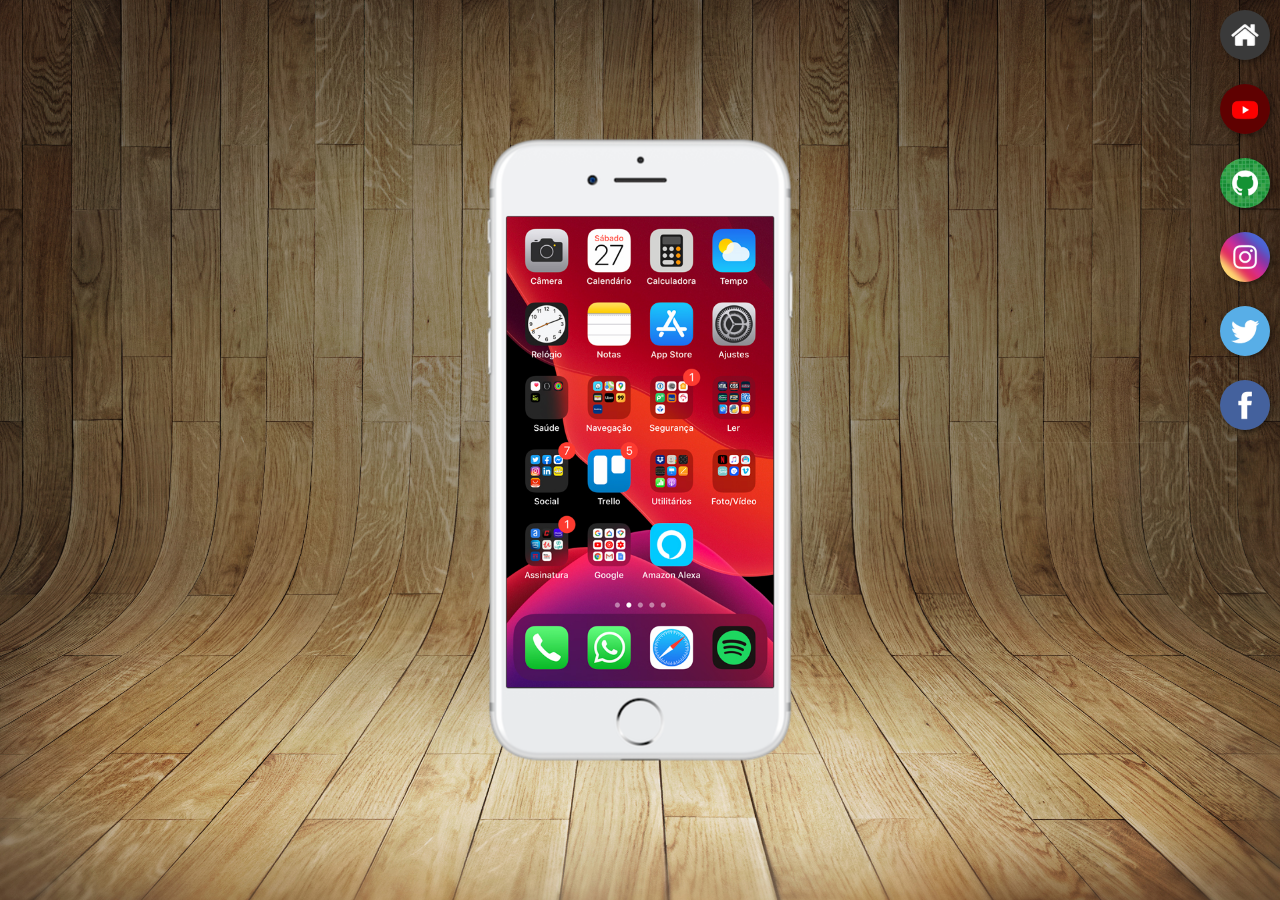
<file: index.html>
<!DOCTYPE html>
<html lang="pt-br">
<head>
    <meta charset="UTF-8">
    <meta http-equiv="X-UA-Compatible" content="IE=edge">
    <meta name="viewport" content="width=device-width, initial-scale=1.0">
    <link rel="shortcut icon" href="favicon.ico" type="image/x-icon">
    <link rel="stylesheet" href="estilos/style.css">
    <title>Projeto Redes Sociais</title>
</head>
<body>
    <main>
        <section id="telefone">
        <iframe src="home.html" name="tela" id="tela" frameborder="0">
            Seu navegador não é compativel com isso.
        </iframe>
        </section>
        <section id="redes-sociais">
            <a href="home.html" target="tela"><img src="imagens/logo-home.jpg" alt=""></a><br>
            <a href="youtube.html" target="tela"><img src="imagens/logo-youtube.jpg" alt=""></a><br>
            <a href="github.html" target="tela"><img src="imagens/logo-github.jpg" alt=""></a><br>
            <a href="instagram.html" target="tela"><img src="imagens/logo-instagram.jpg" alt=""></a><br>
            <a href="twitter.html" target="tela"><img src="imagens/logo-twitter.jpg" alt=""></a><br>
            <a href="facebook.html" target="tela"><img src="imagens/logo-facebook.jpg" alt=""></a>
        </section>
    </main>
</body>
</html>
</file>
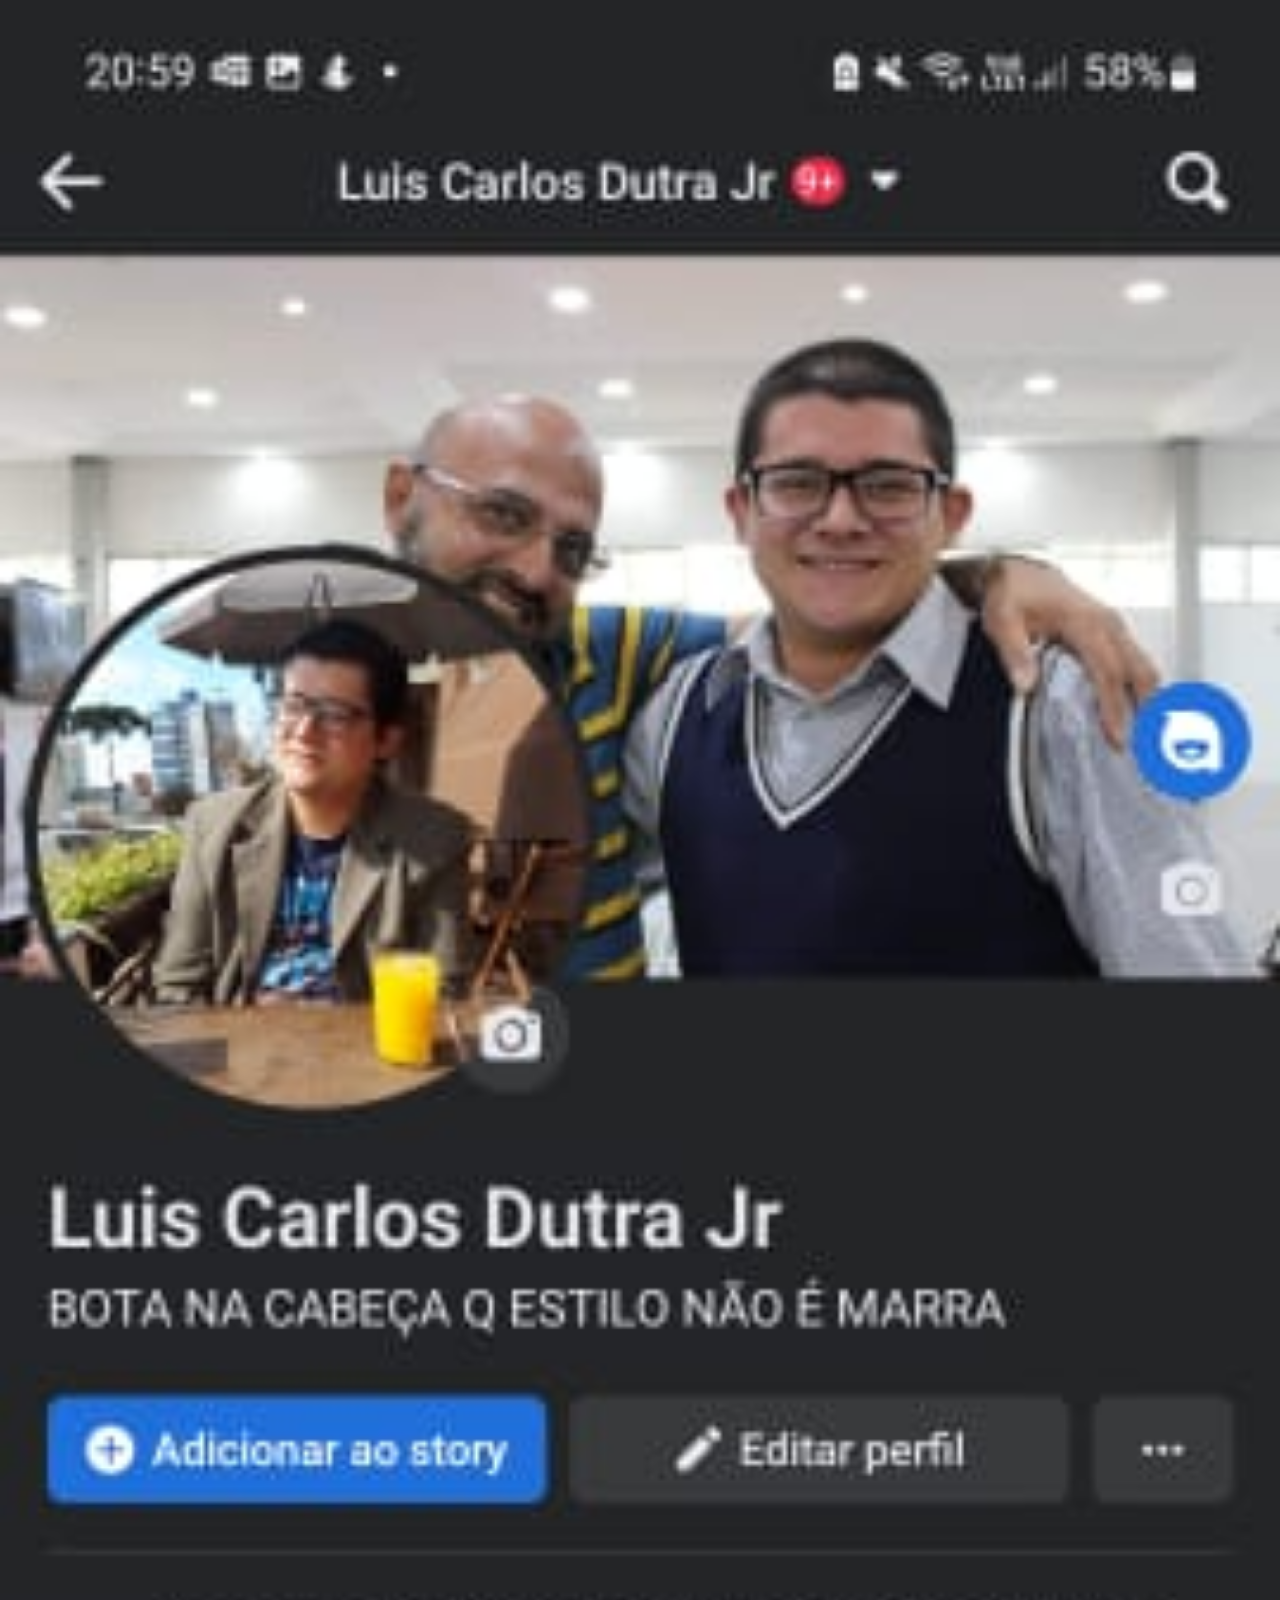
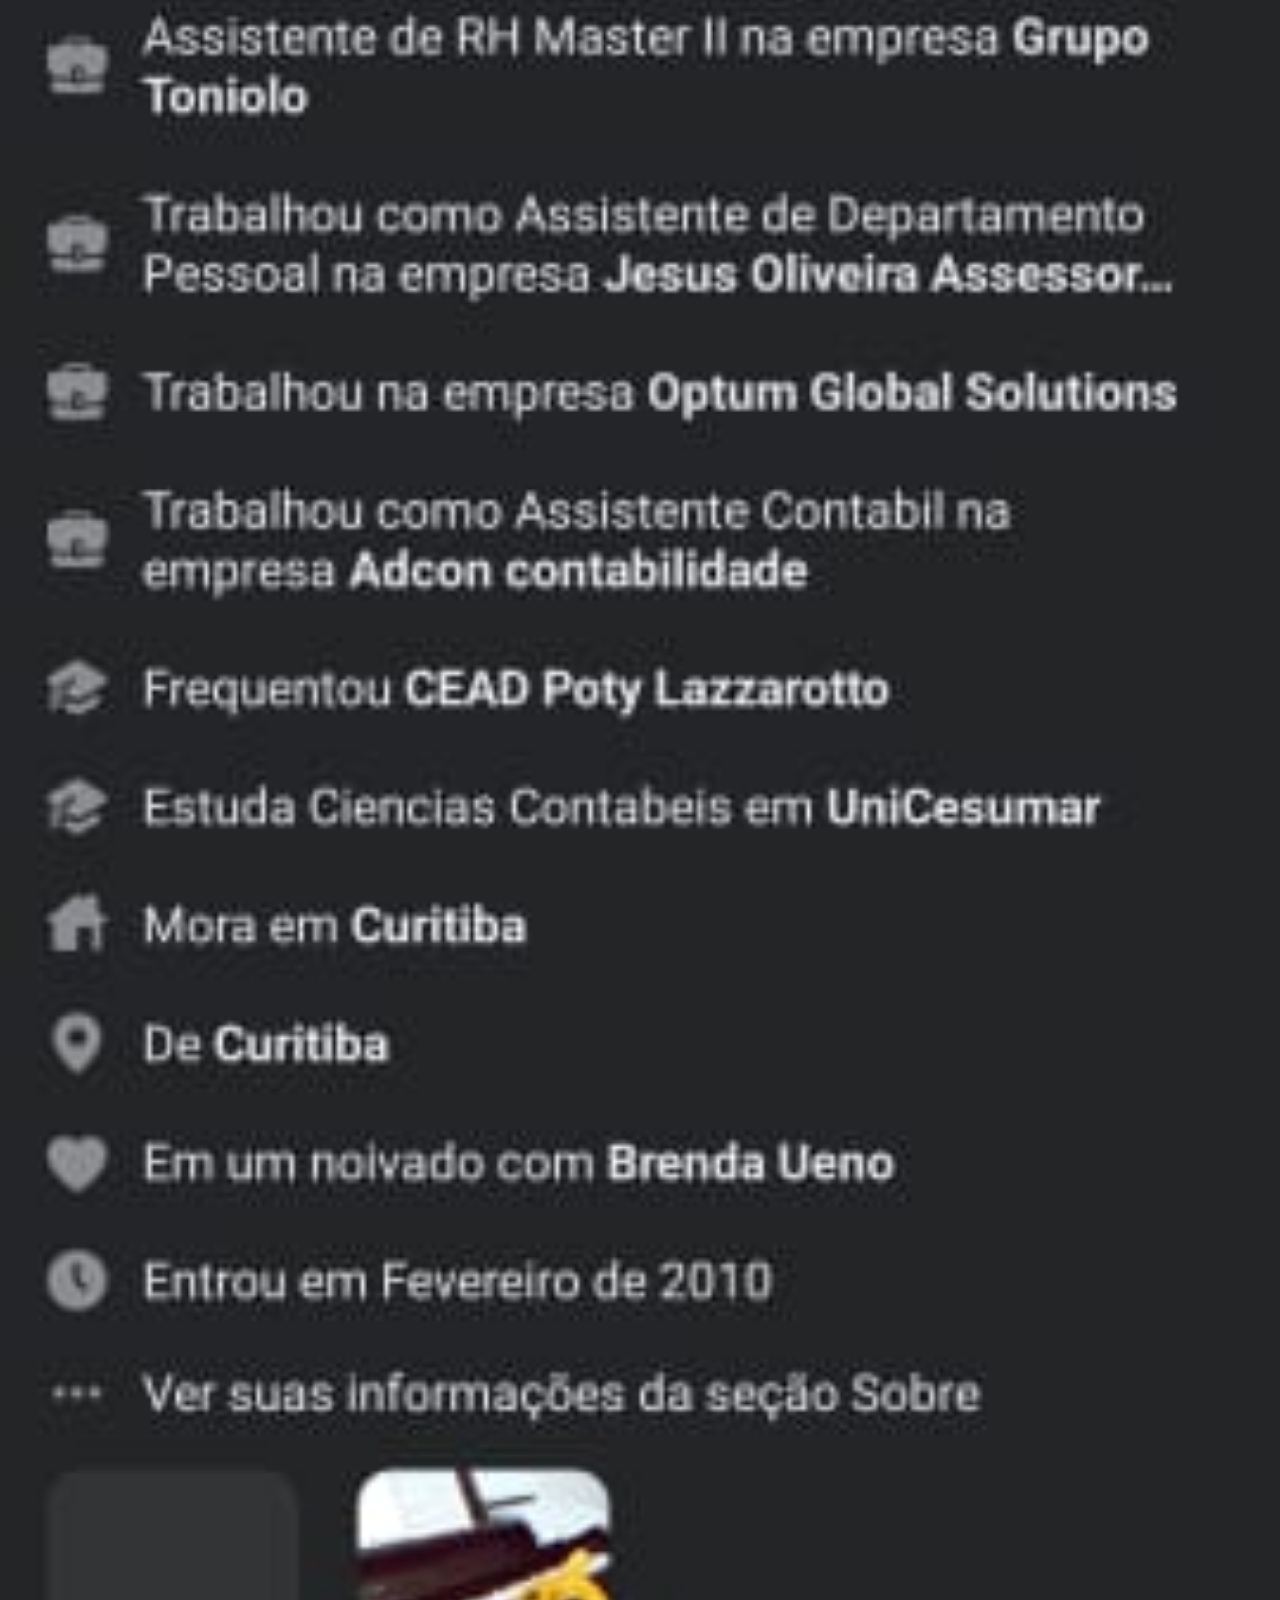
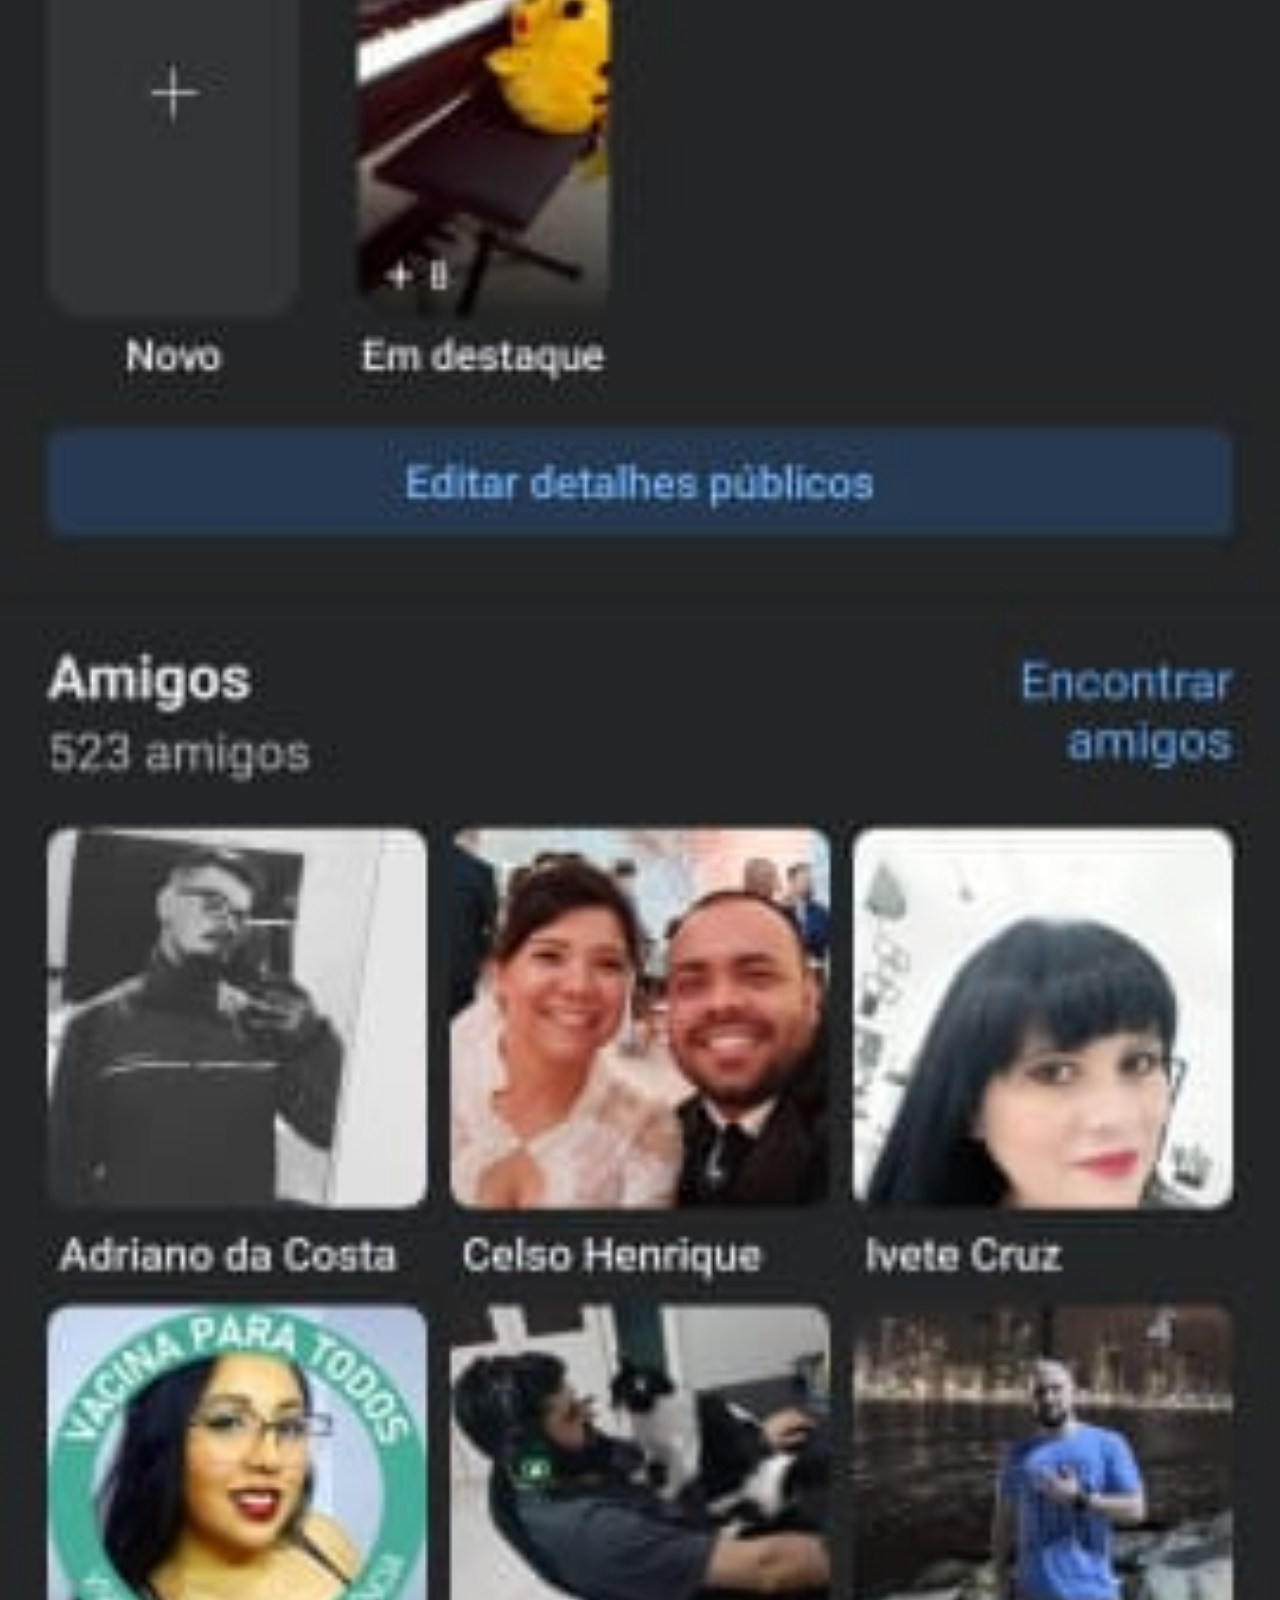
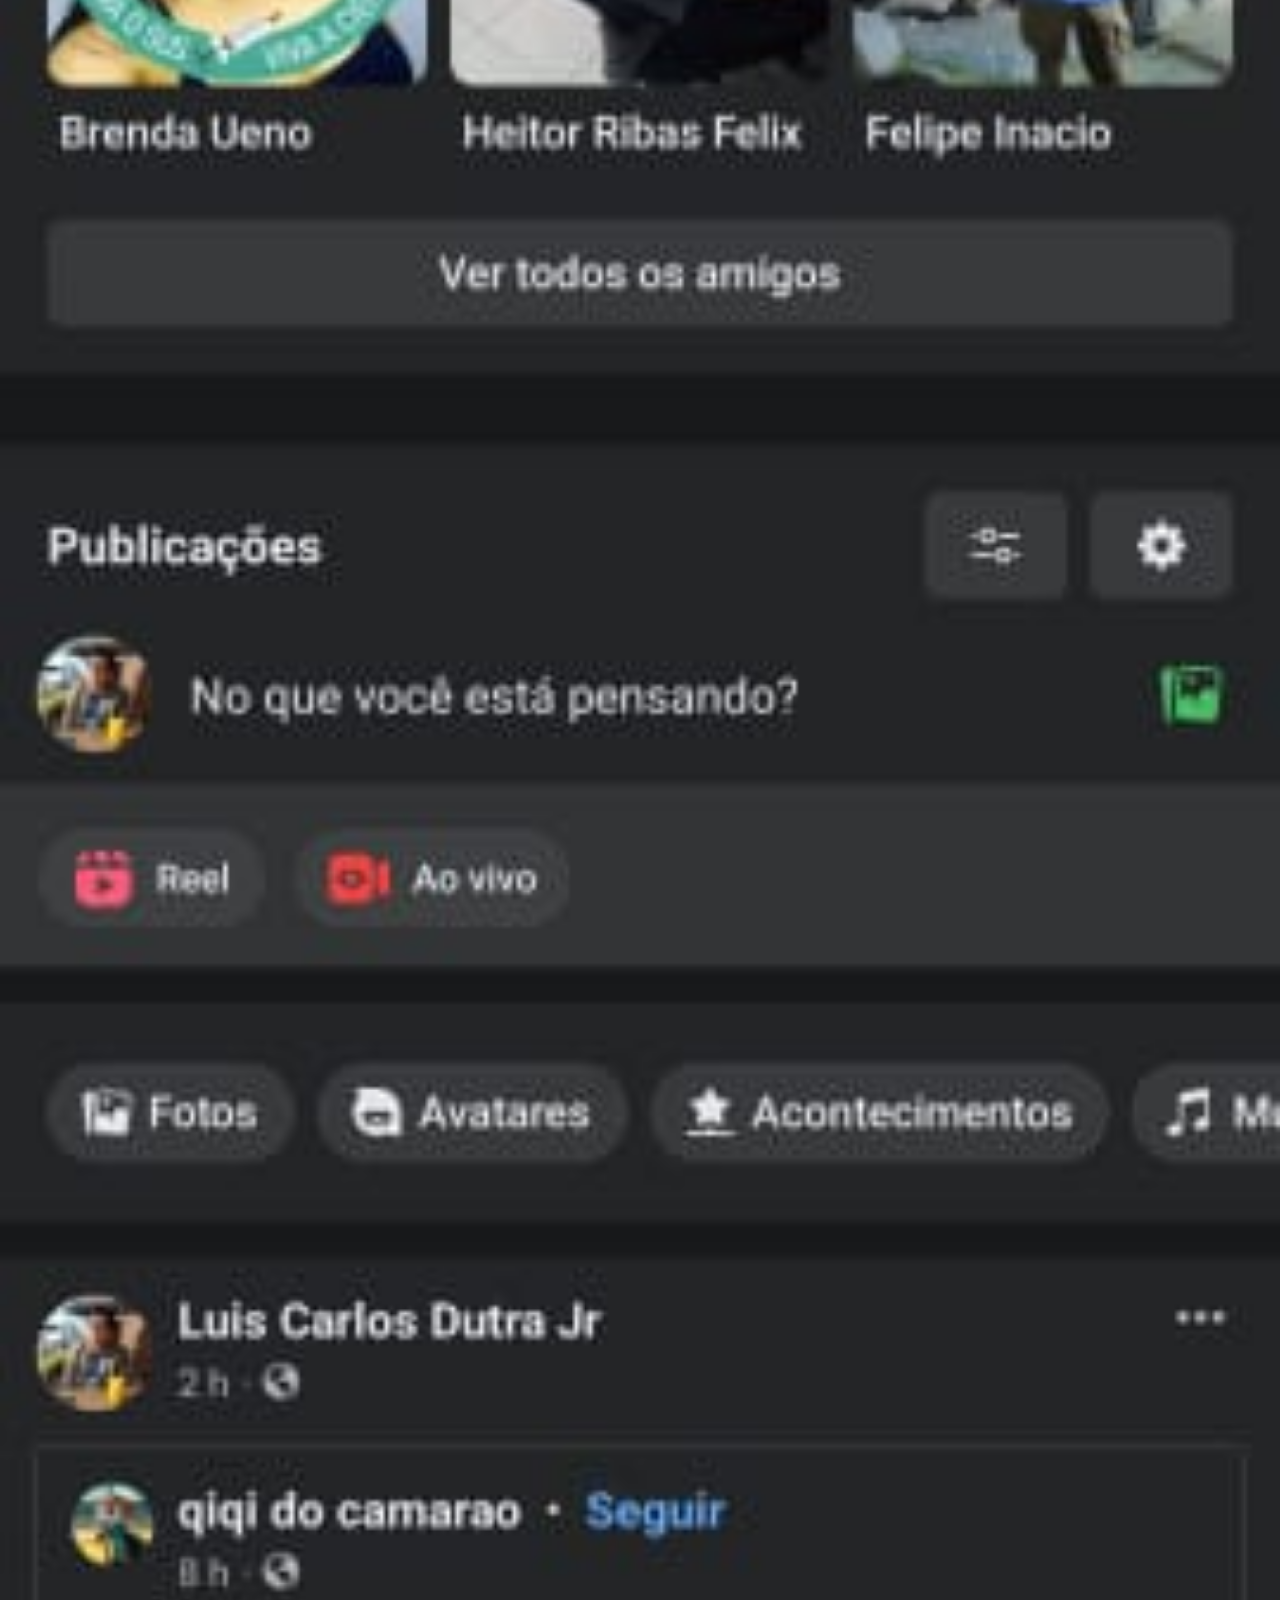
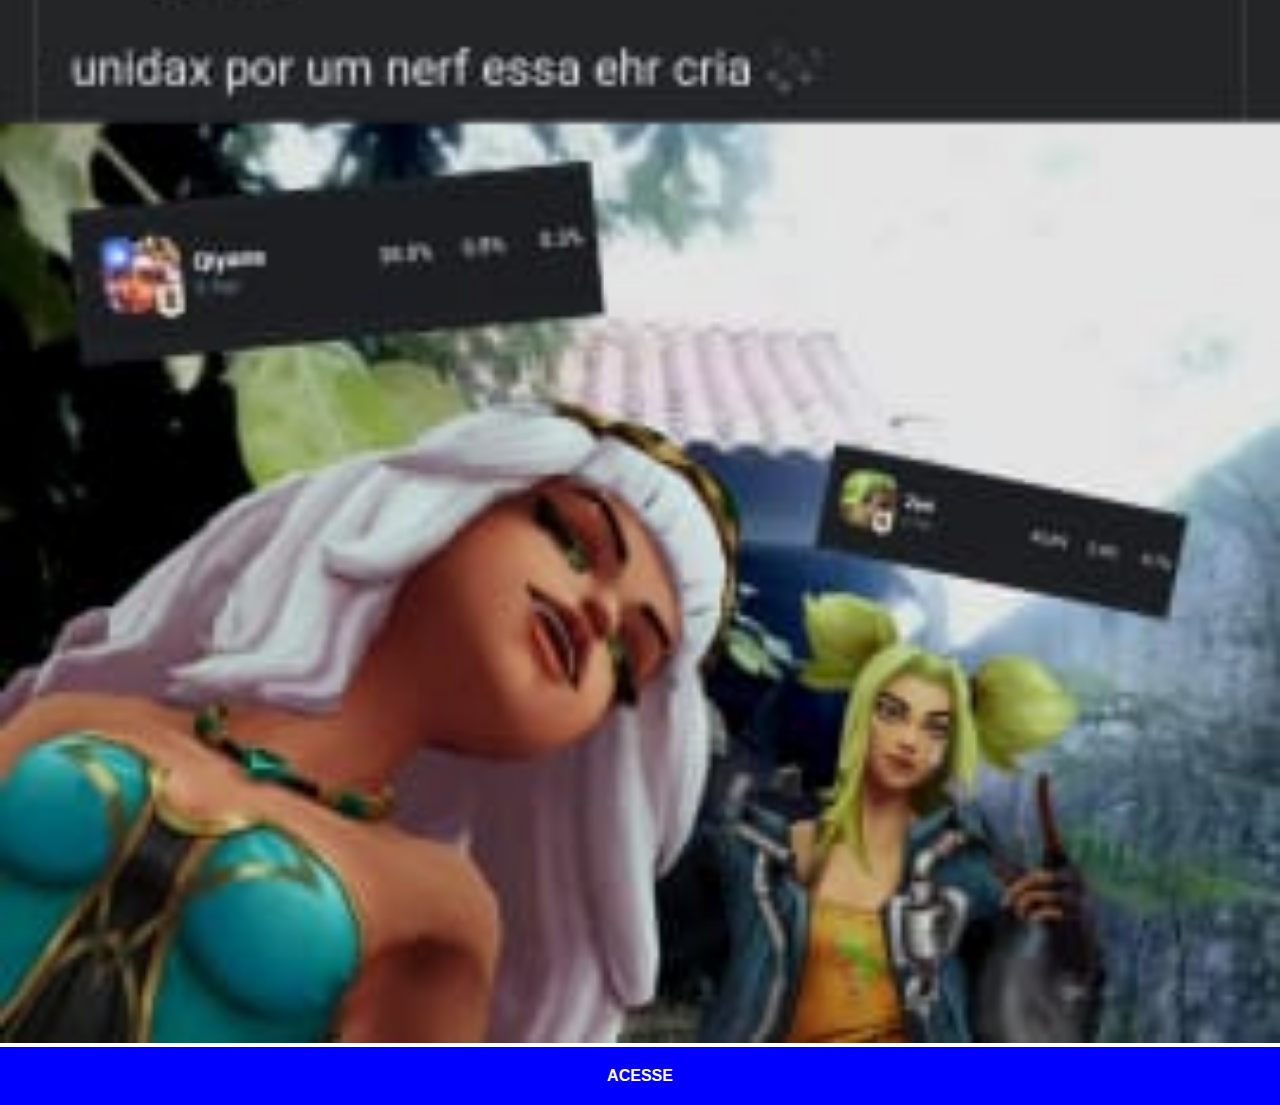
<file: facebook.html>
<!DOCTYPE html>
<html lang="pt-br">
<head>
    <meta charset="UTF-8">
    <meta http-equiv="X-UA-Compatible" content="IE=edge">
    <meta name="viewport" content="width=device-width, initial-scale=1.0">
    <title>Facebook</title>
    <link rel="stylesheet" href="estilos/social.css">
</head>
<body>
    <img src="imagens/Nova pasta/tela-facebook.jpg" alt="Facebook">
    <a href="https://www.facebook.com/luiscarlos.dutrajr" target="_blank">ACESSE</a>
</body>
</html>
</file>
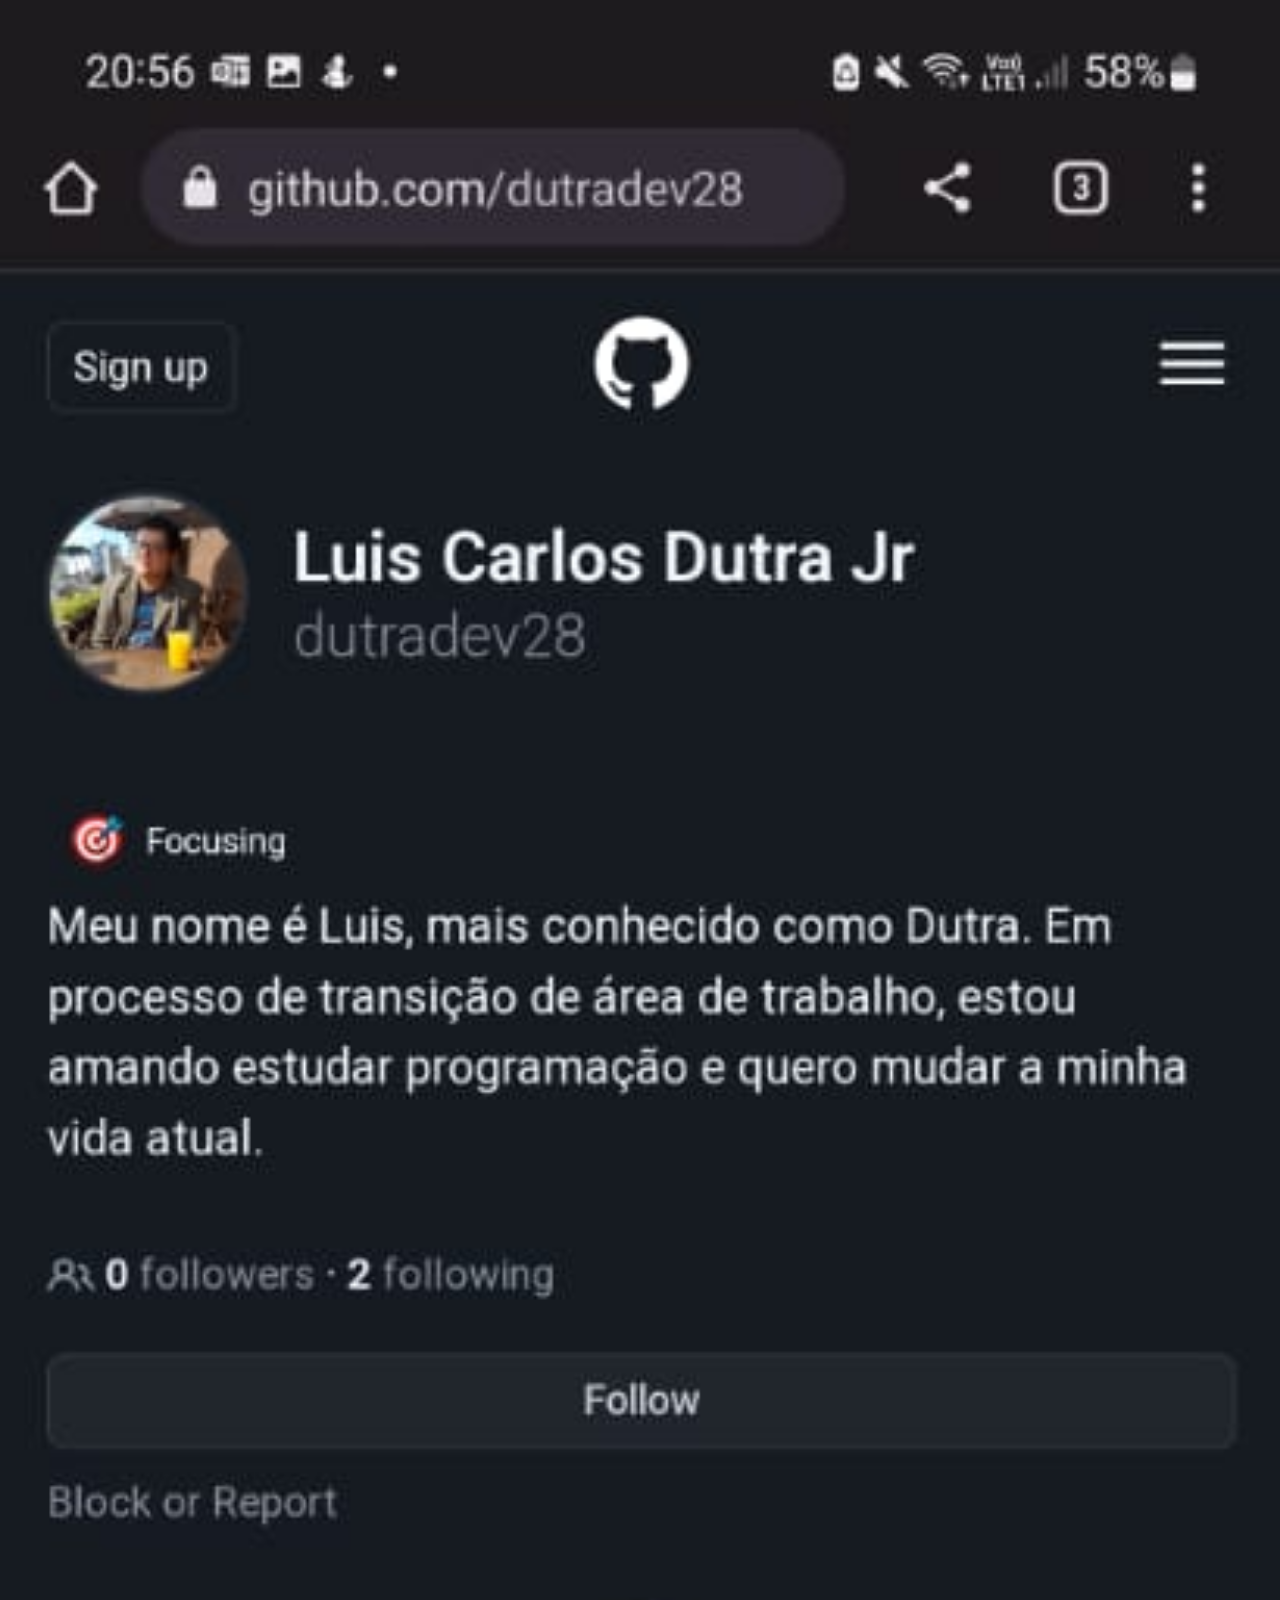
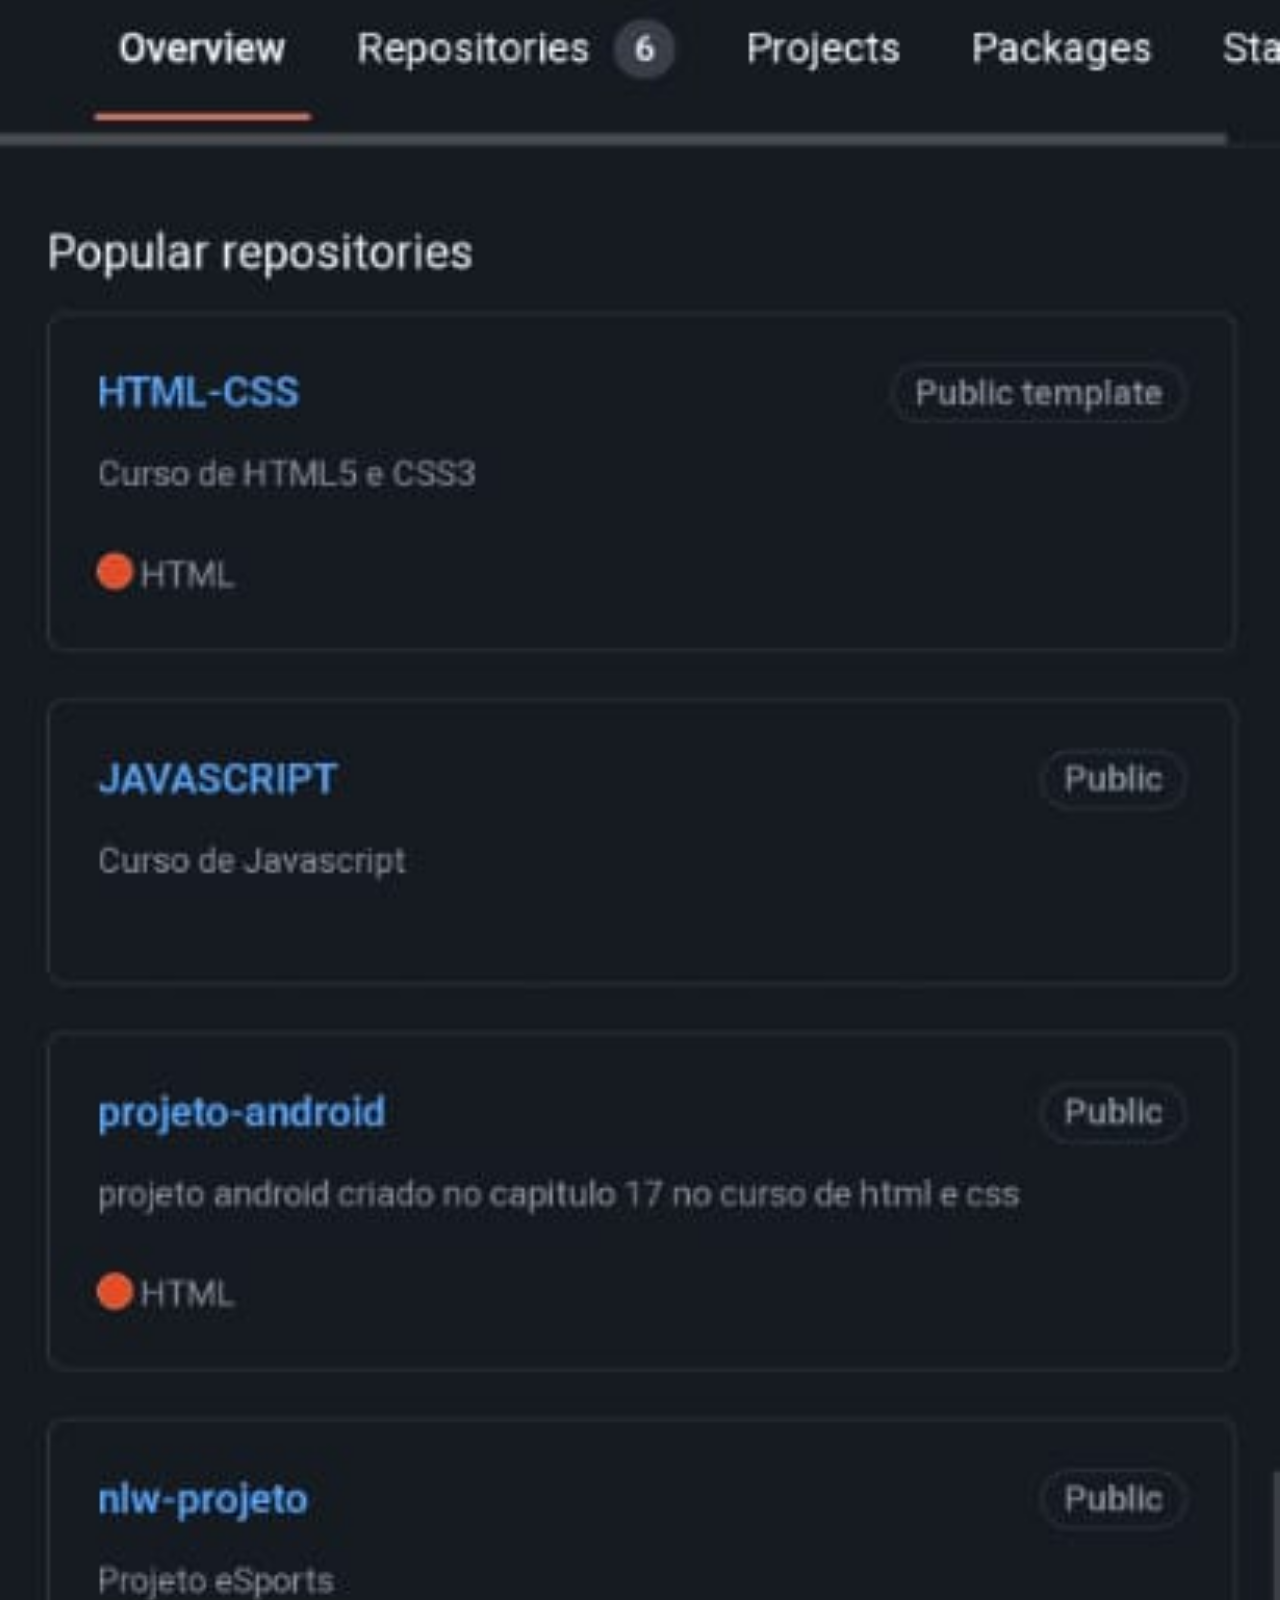
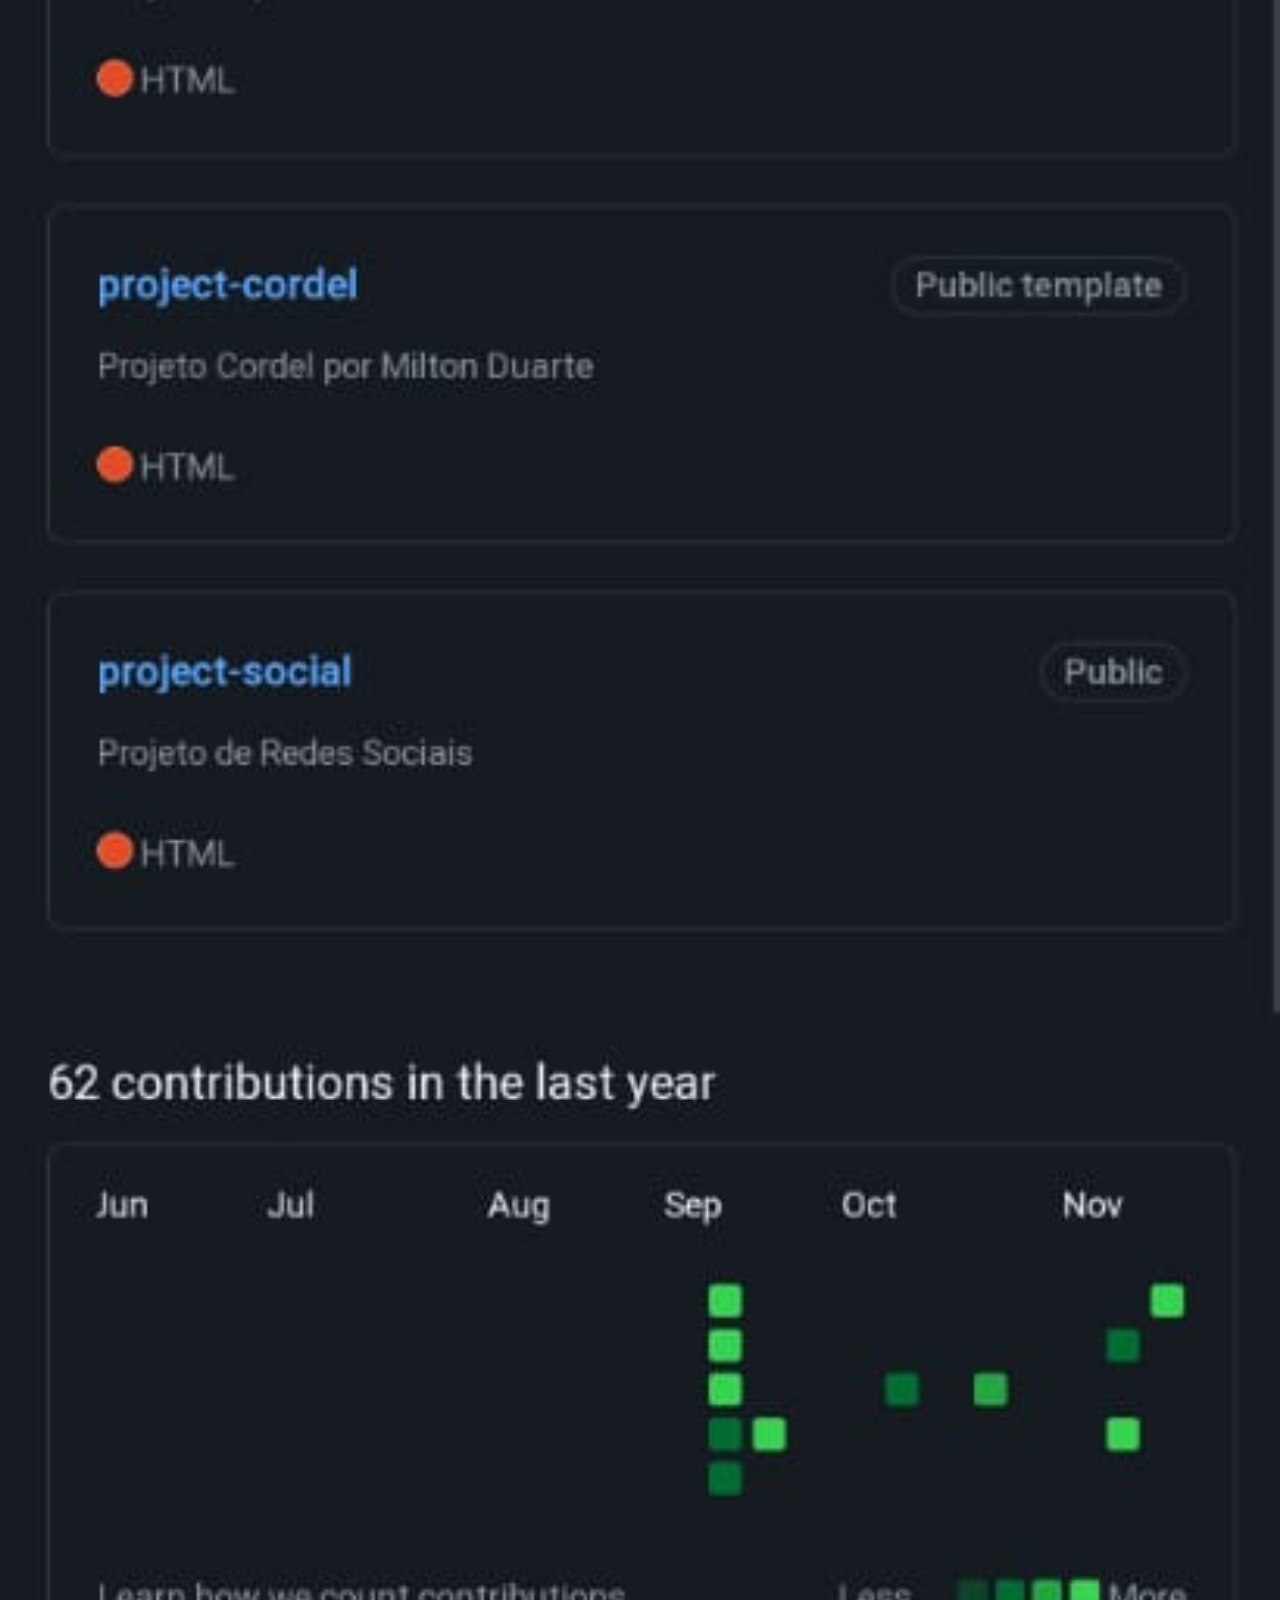
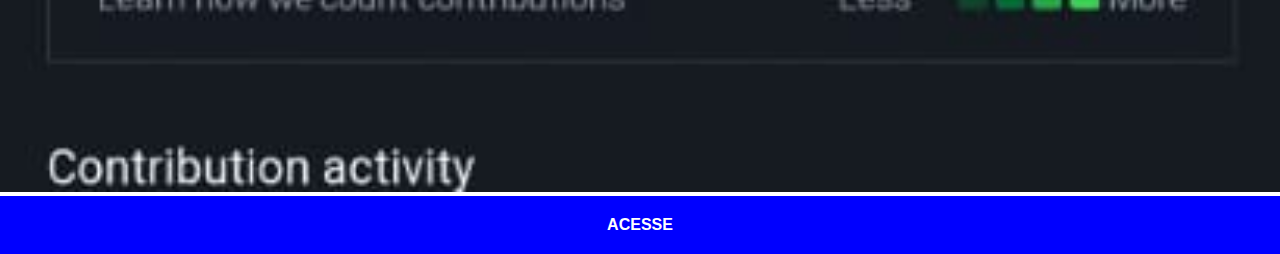
<file: github.html>
<!DOCTYPE html>
<html lang="pt-br">
<head>
    <meta charset="UTF-8">
    <meta http-equiv="X-UA-Compatible" content="IE=edge">
    <meta name="viewport" content="width=device-width, initial-scale=1.0">
    <title>Github</title>
    <link rel="stylesheet" href="estilos/social.css">
</head>
<body>
    <img src="imagens/Nova pasta/tela-github.jpg" alt="Github">
    <a href="https://github.com/dutradev28" target="_blank">ACESSE</a>
</body>
</html>
</file>
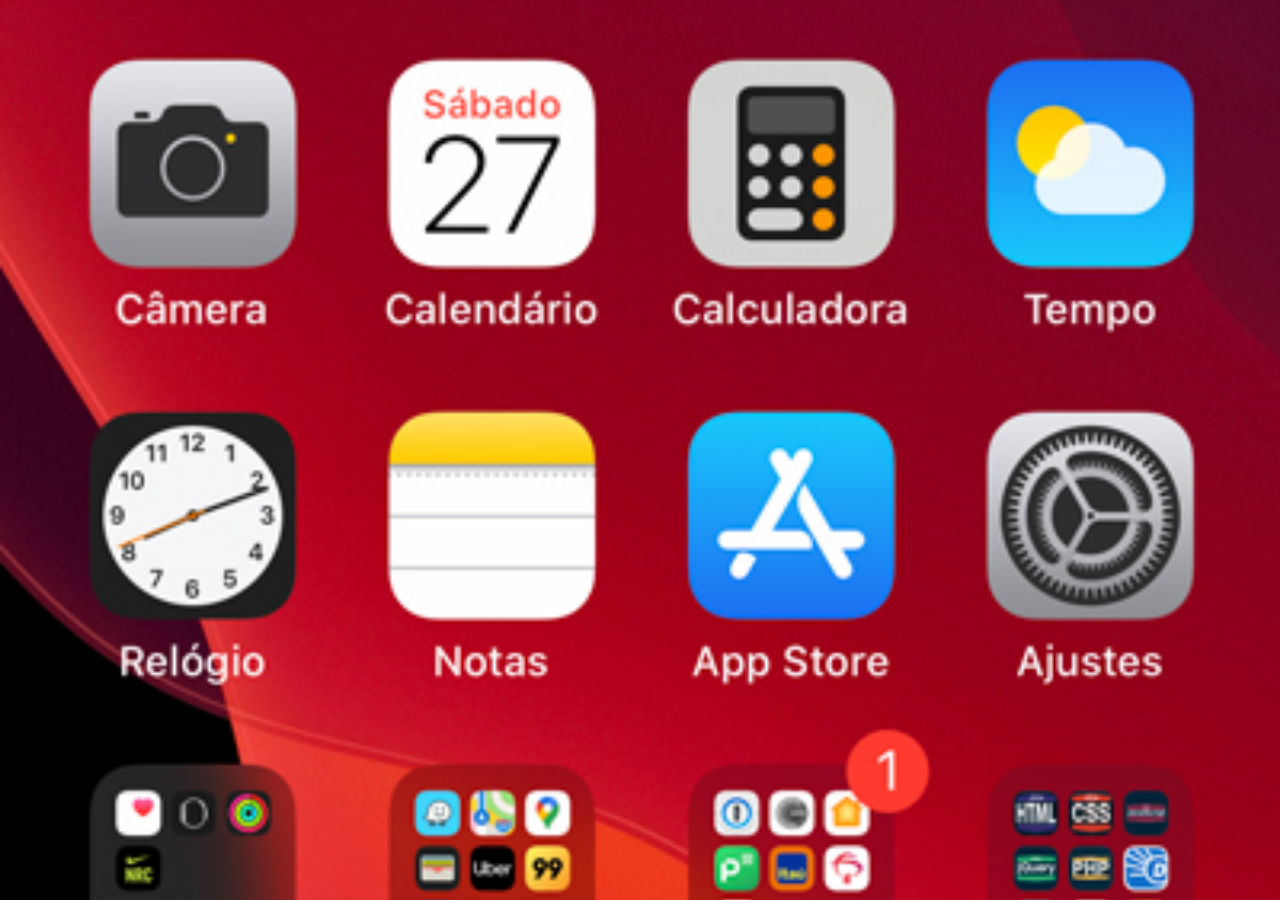
<file: home.html>
<!DOCTYPE html>
<html lang="pt-br">
<head>
    <meta charset="UTF-8">
    <meta http-equiv="X-UA-Compatible" content="IE=edge">
    <meta name="viewport" content="width=device-width, initial-scale=1.0">
    <title>Home</title>
</head>
<style>
    *{
    margin: 0px;
    padding: 0px;

}
    body{
        height: 100vh;
        width: 100vw;
        background: black url('imagens/tela-home.jpg')no-repeat top center;
        background-size: cover;
    }
</style>
<body>
    
</body>
</html>
</file>
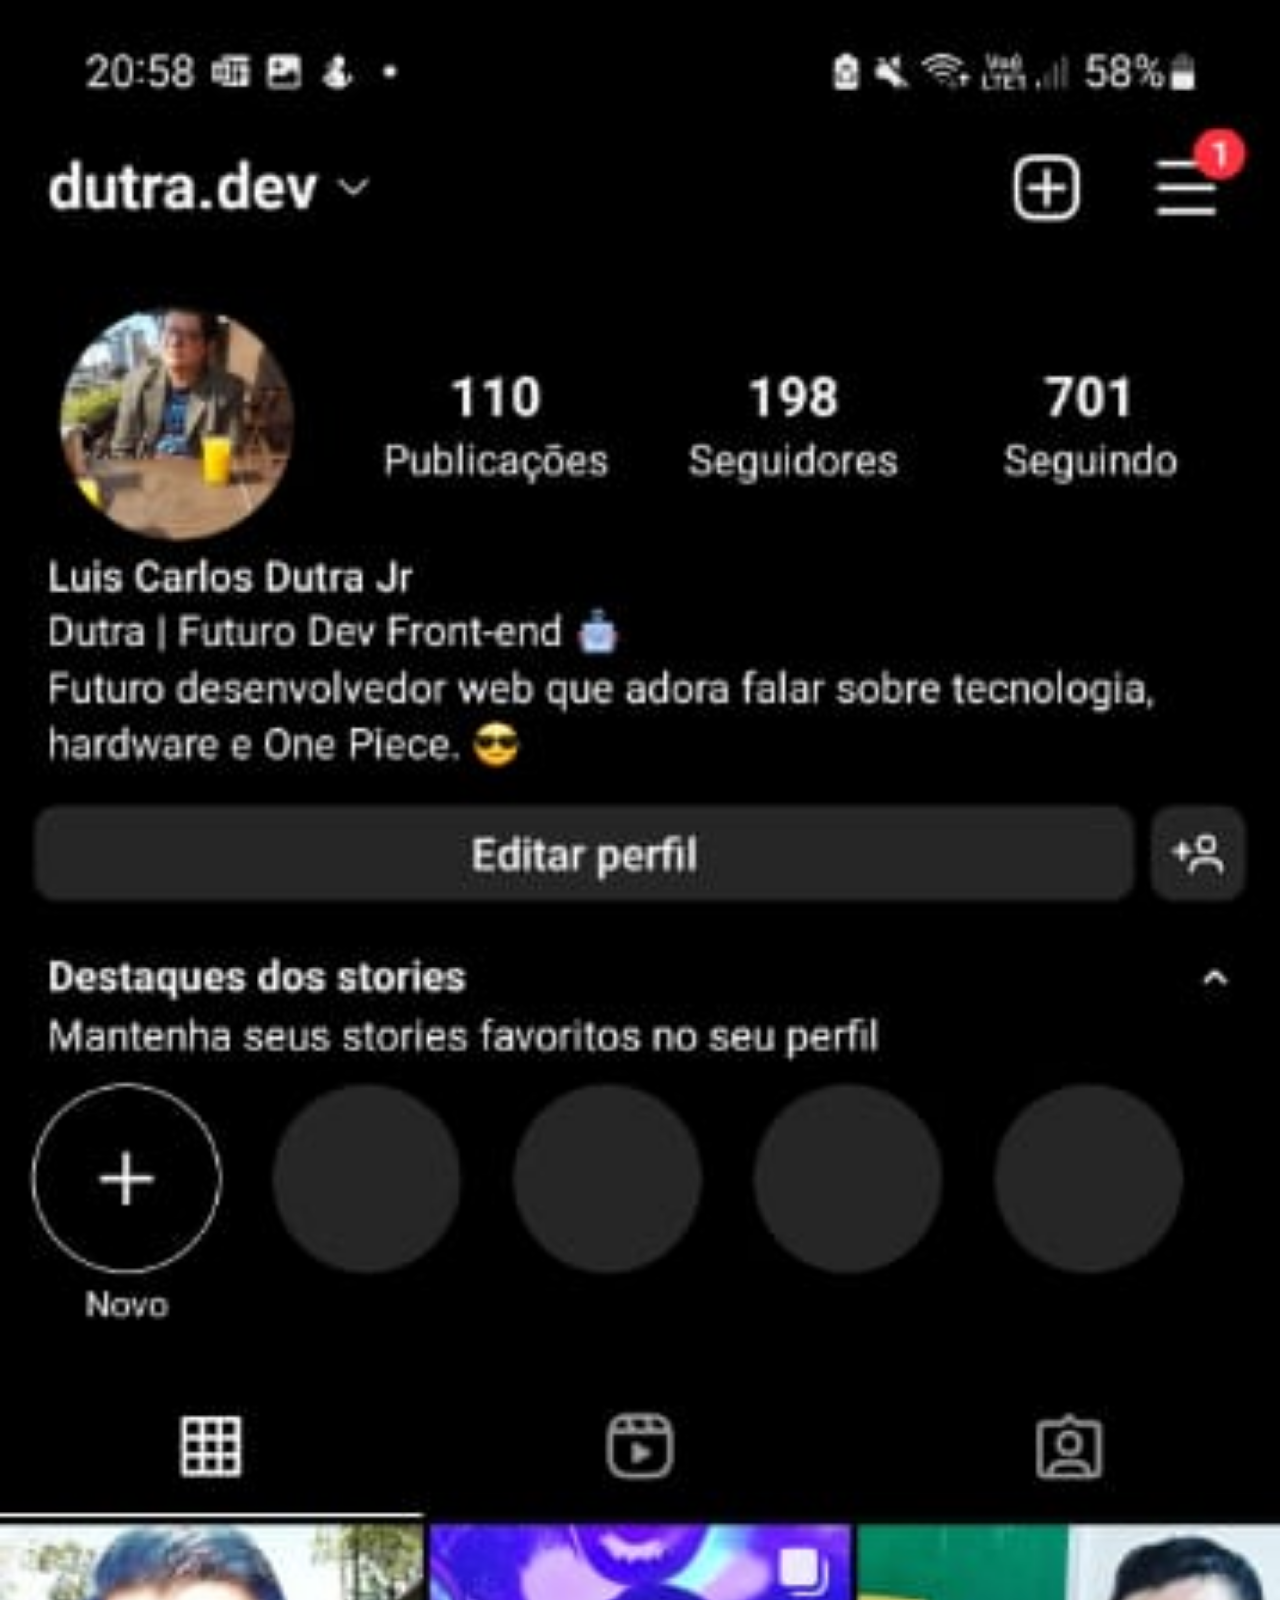
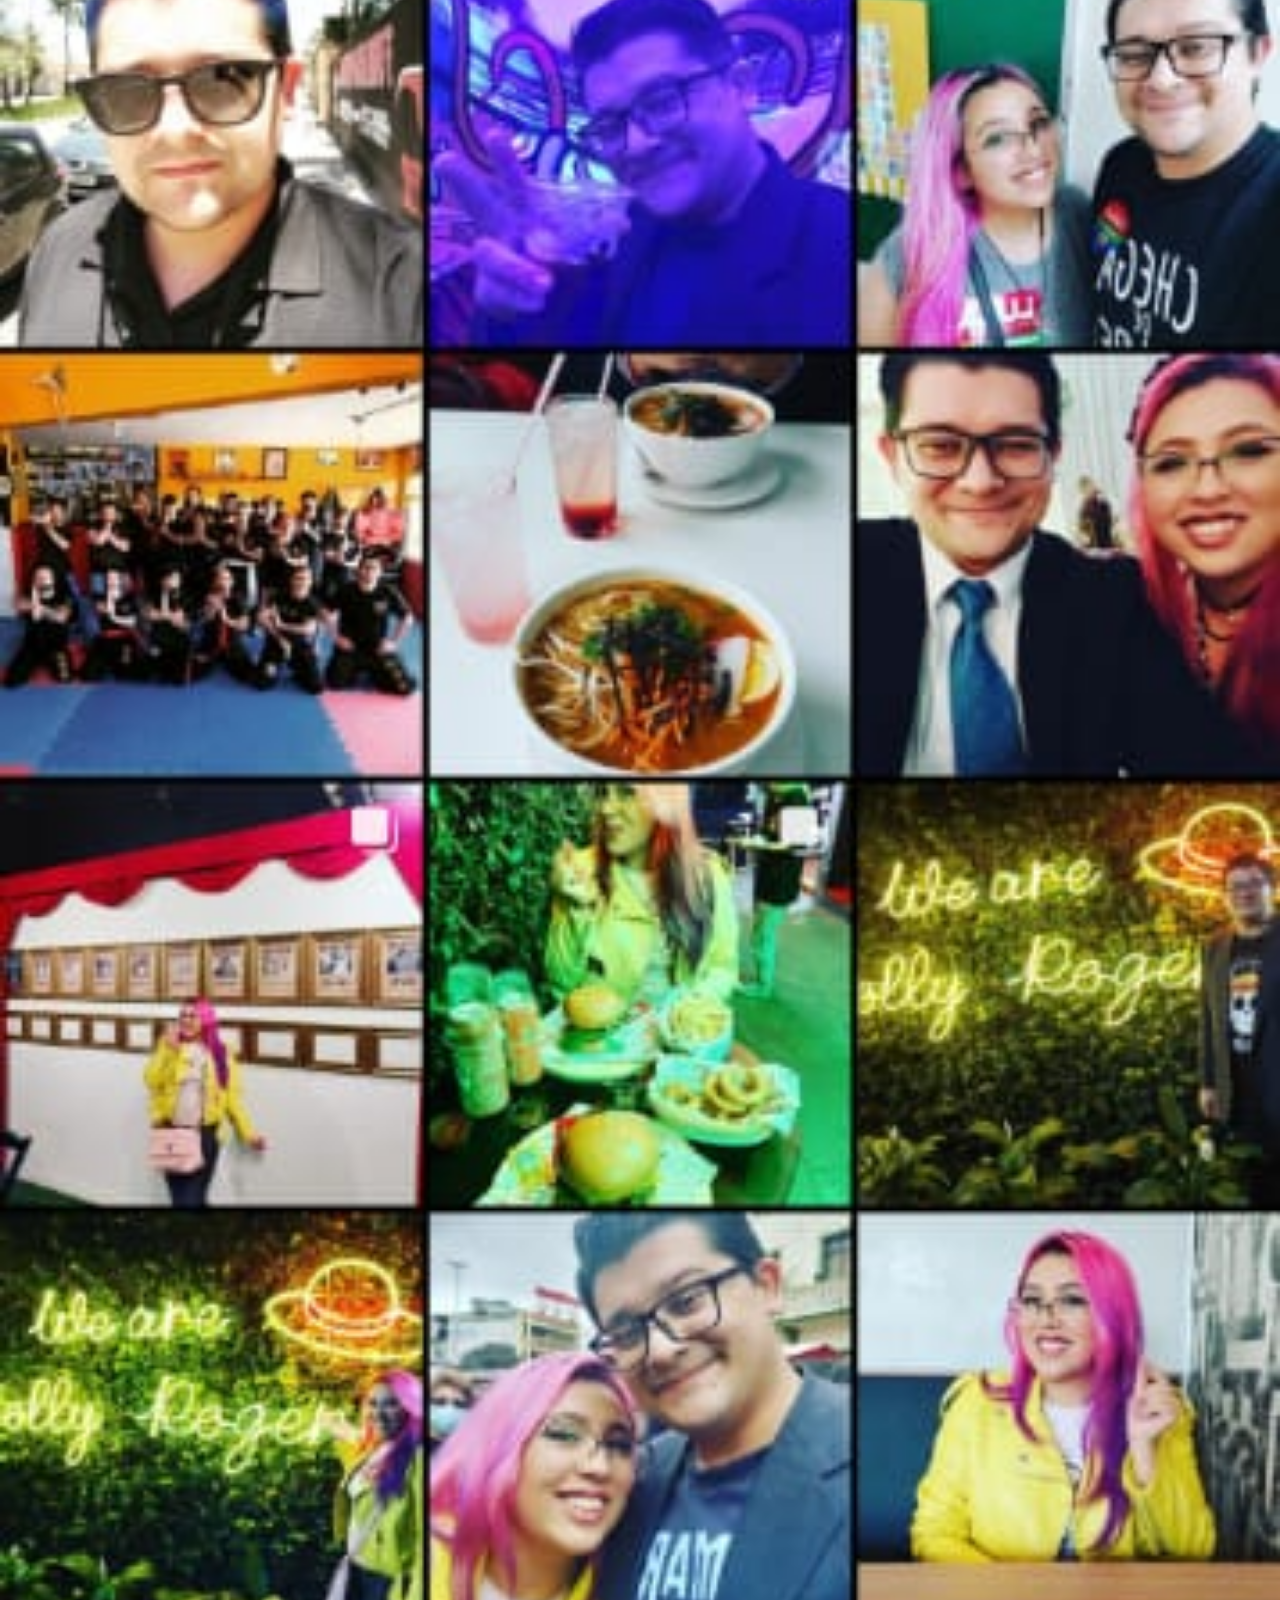
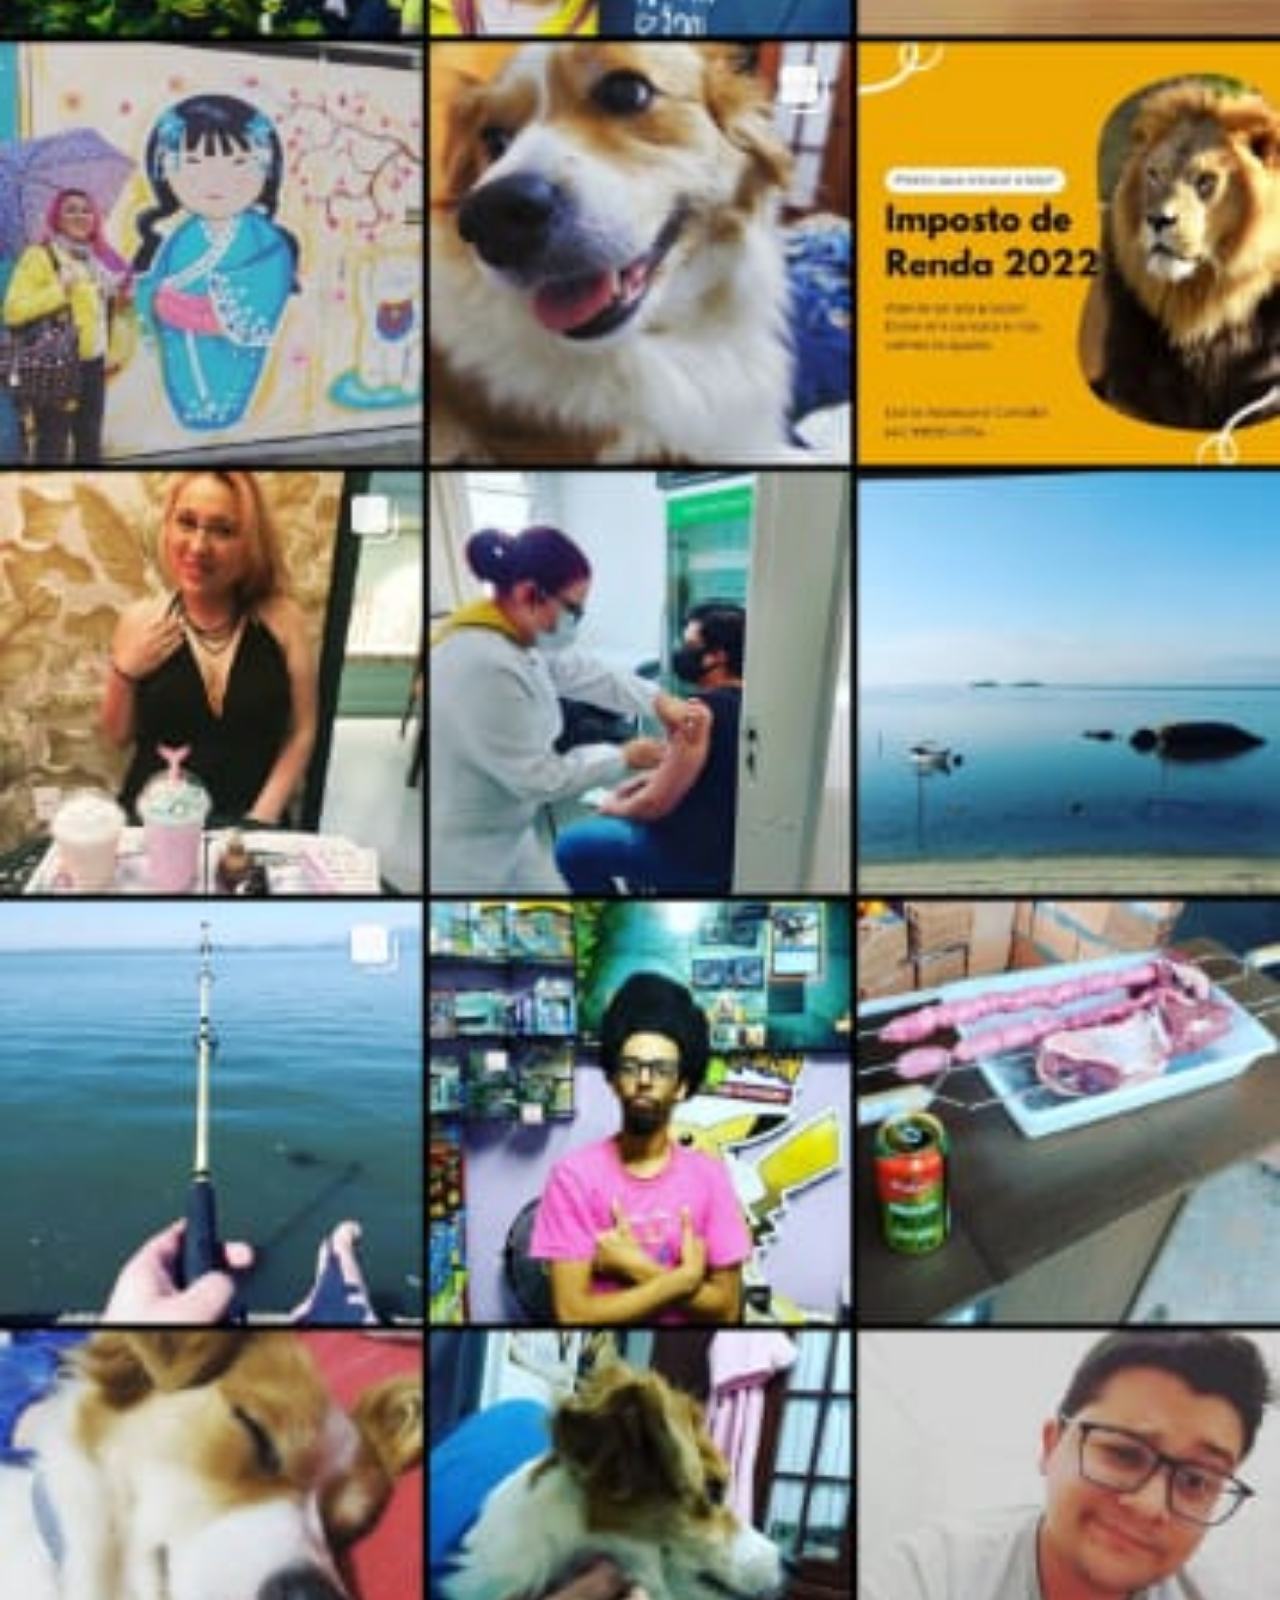
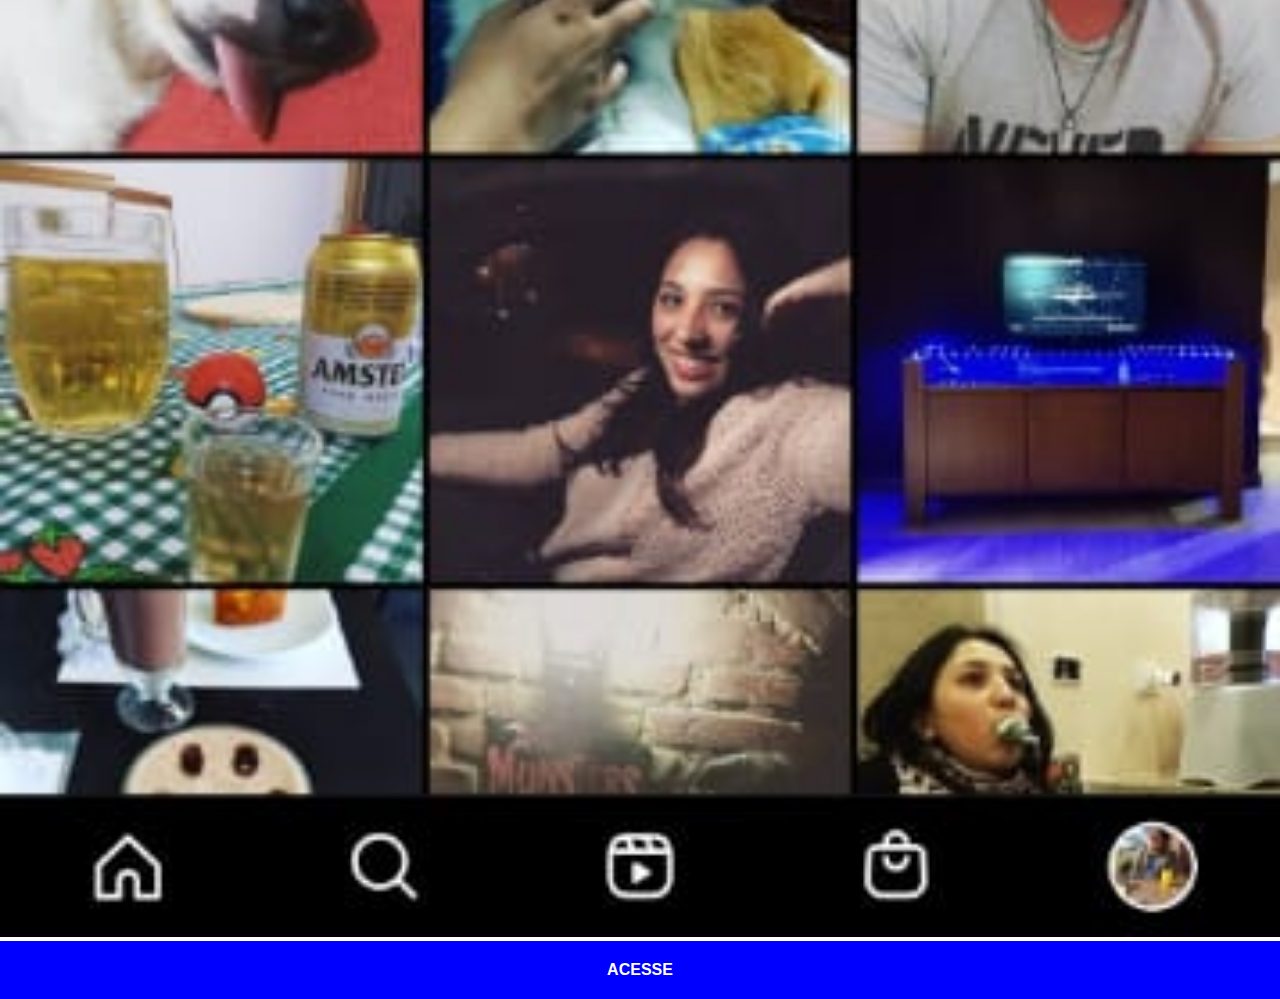
<file: instagram.html>
<!DOCTYPE html>
<html lang="pt-br">
<head>
    <meta charset="UTF-8">
    <meta http-equiv="X-UA-Compatible" content="IE=edge">
    <meta name="viewport" content="width=device-width, initial-scale=1.0">
    <title>Instagram</title>
    <link rel="stylesheet" href="estilos/social.css">
</head>
<body>
    <img src="imagens/Nova pasta/tela-instagram.jpg" alt="Instagram">
    <a href="https://www.instagram.com/dutra.dev/" target="_blank">ACESSE</a>
</body>
</html>
</file>
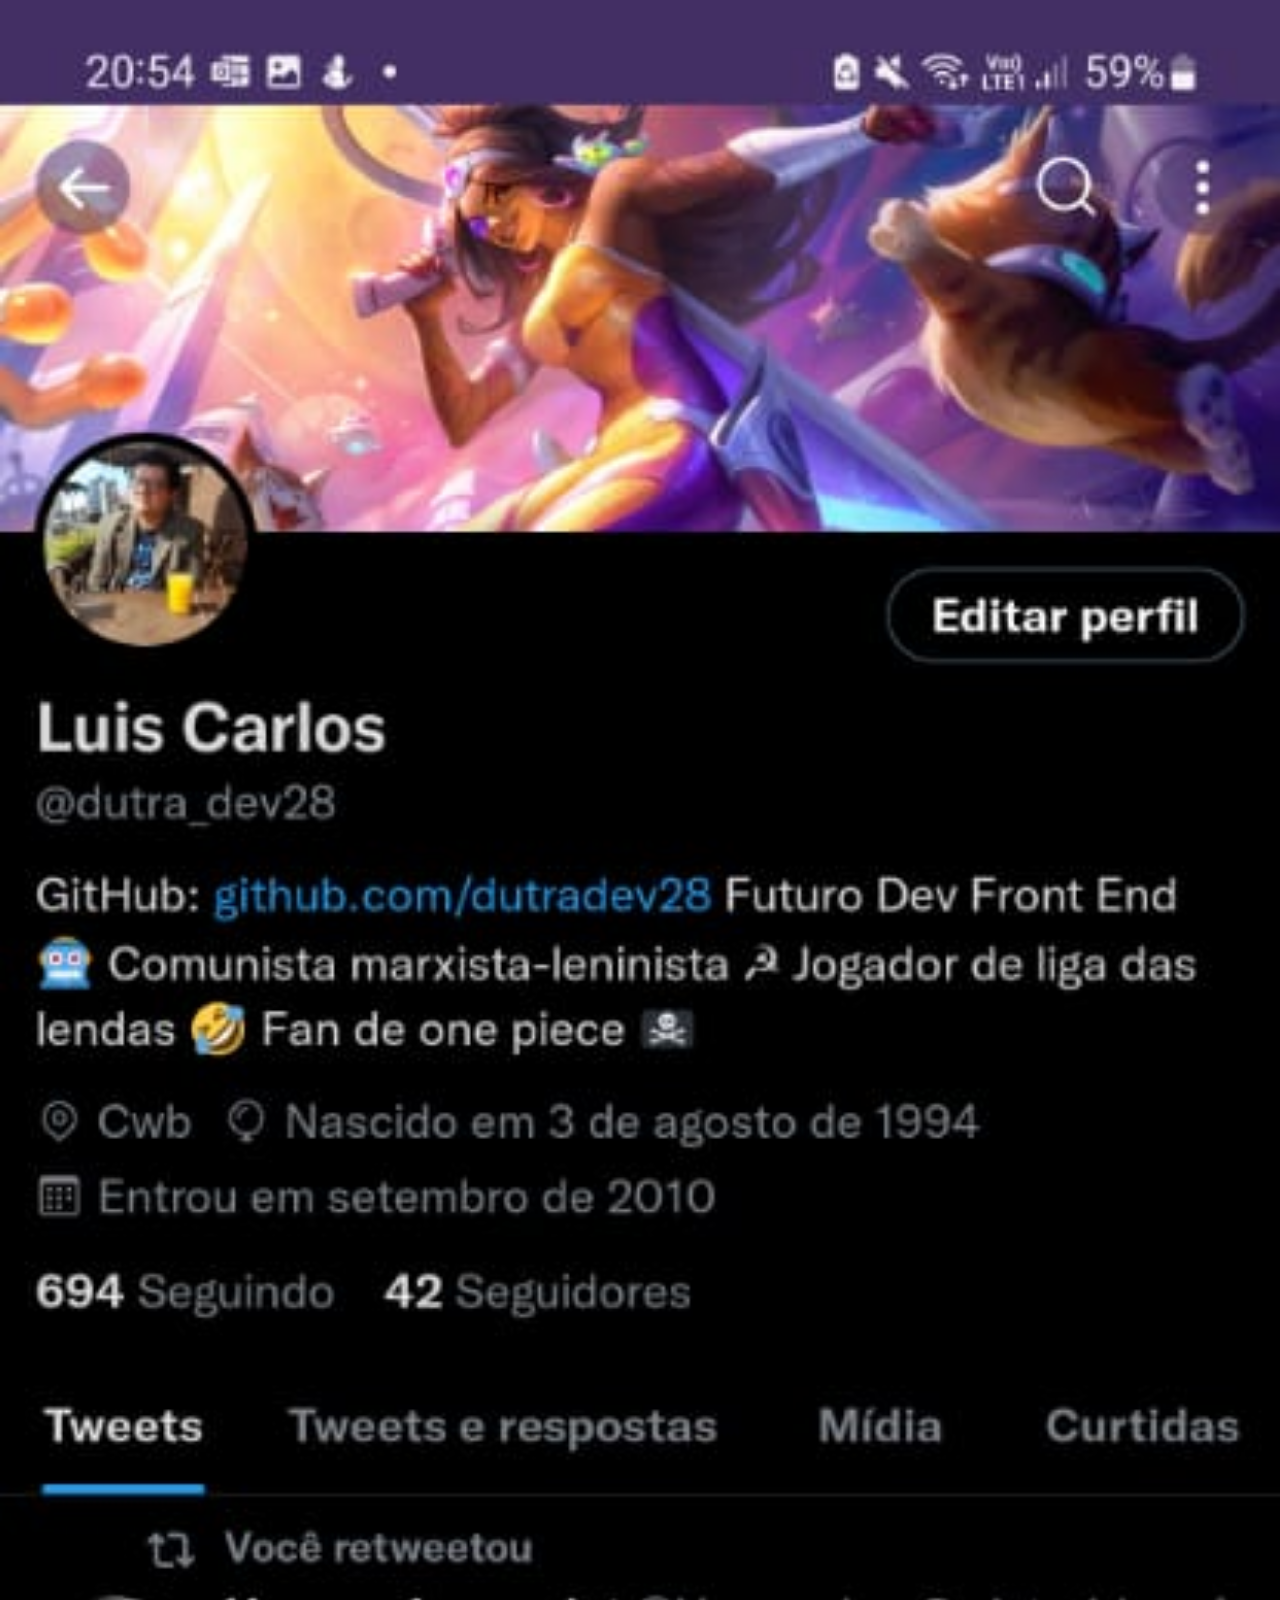
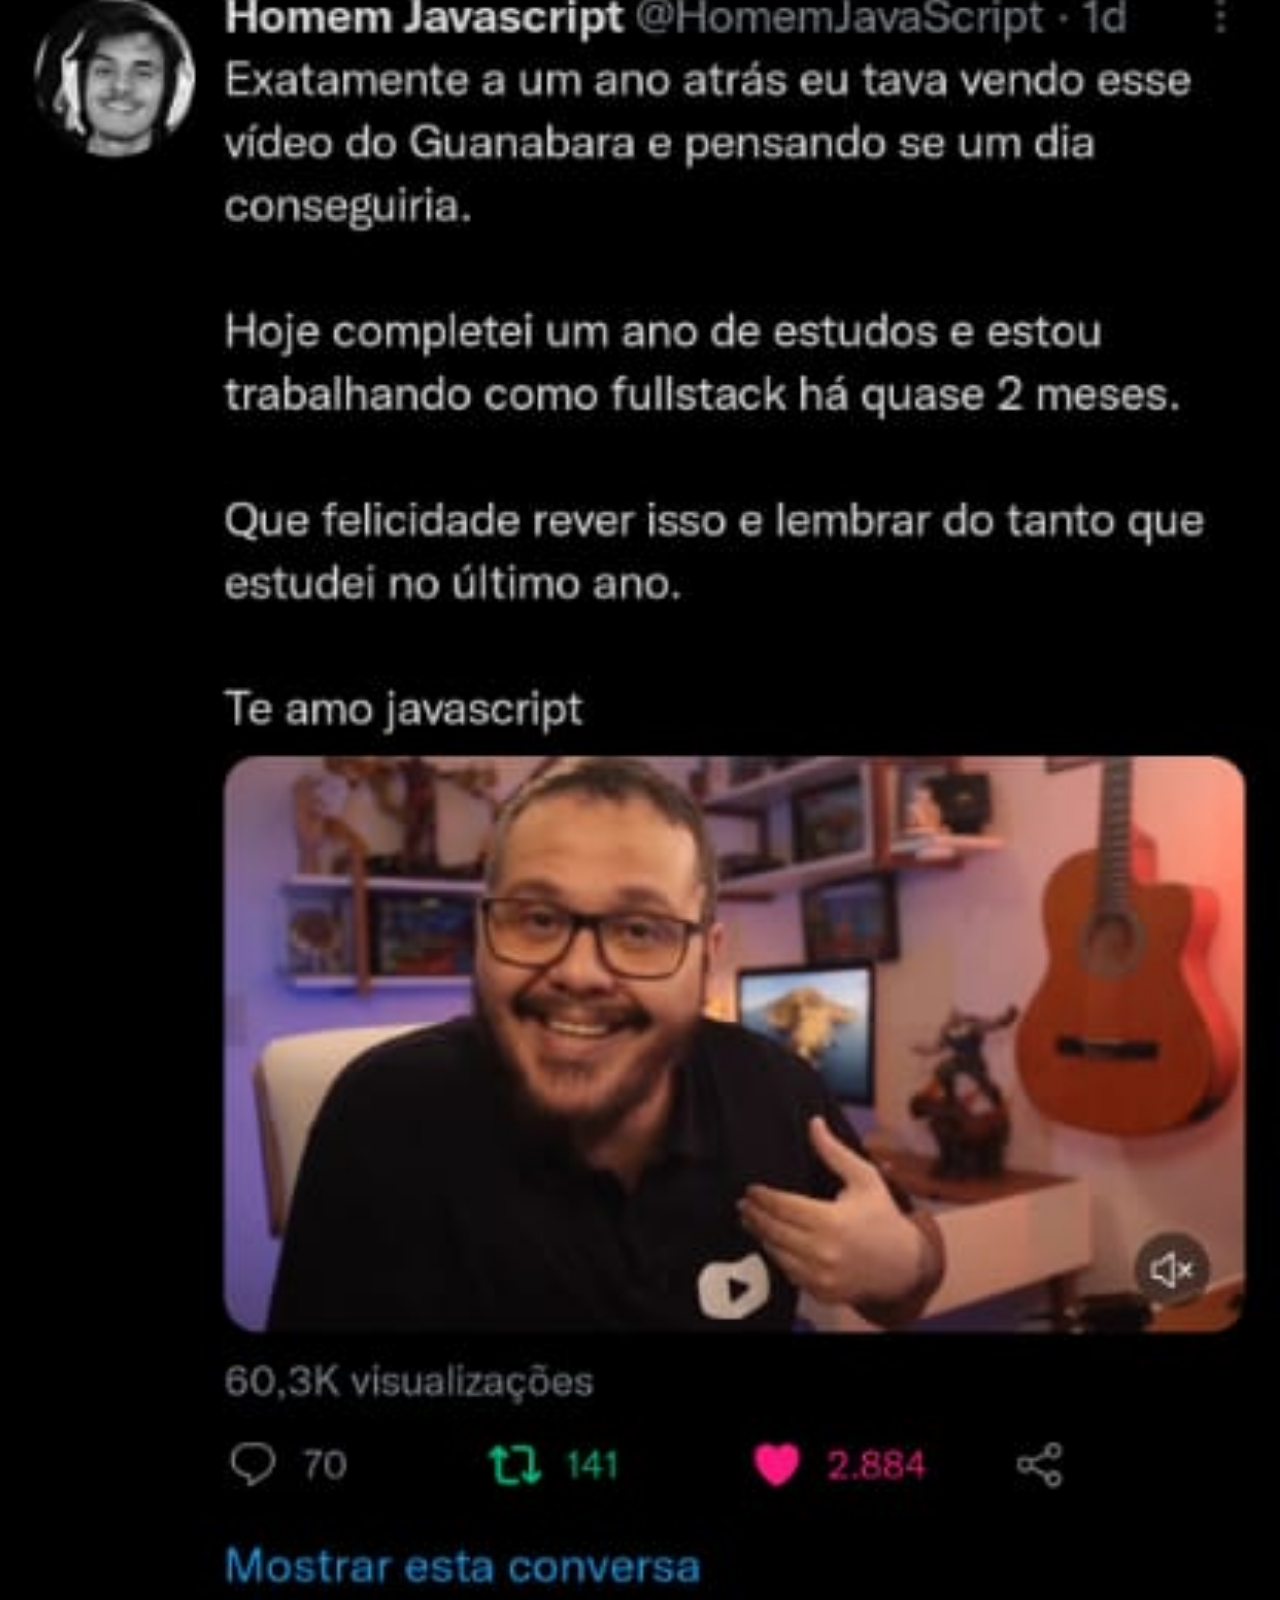
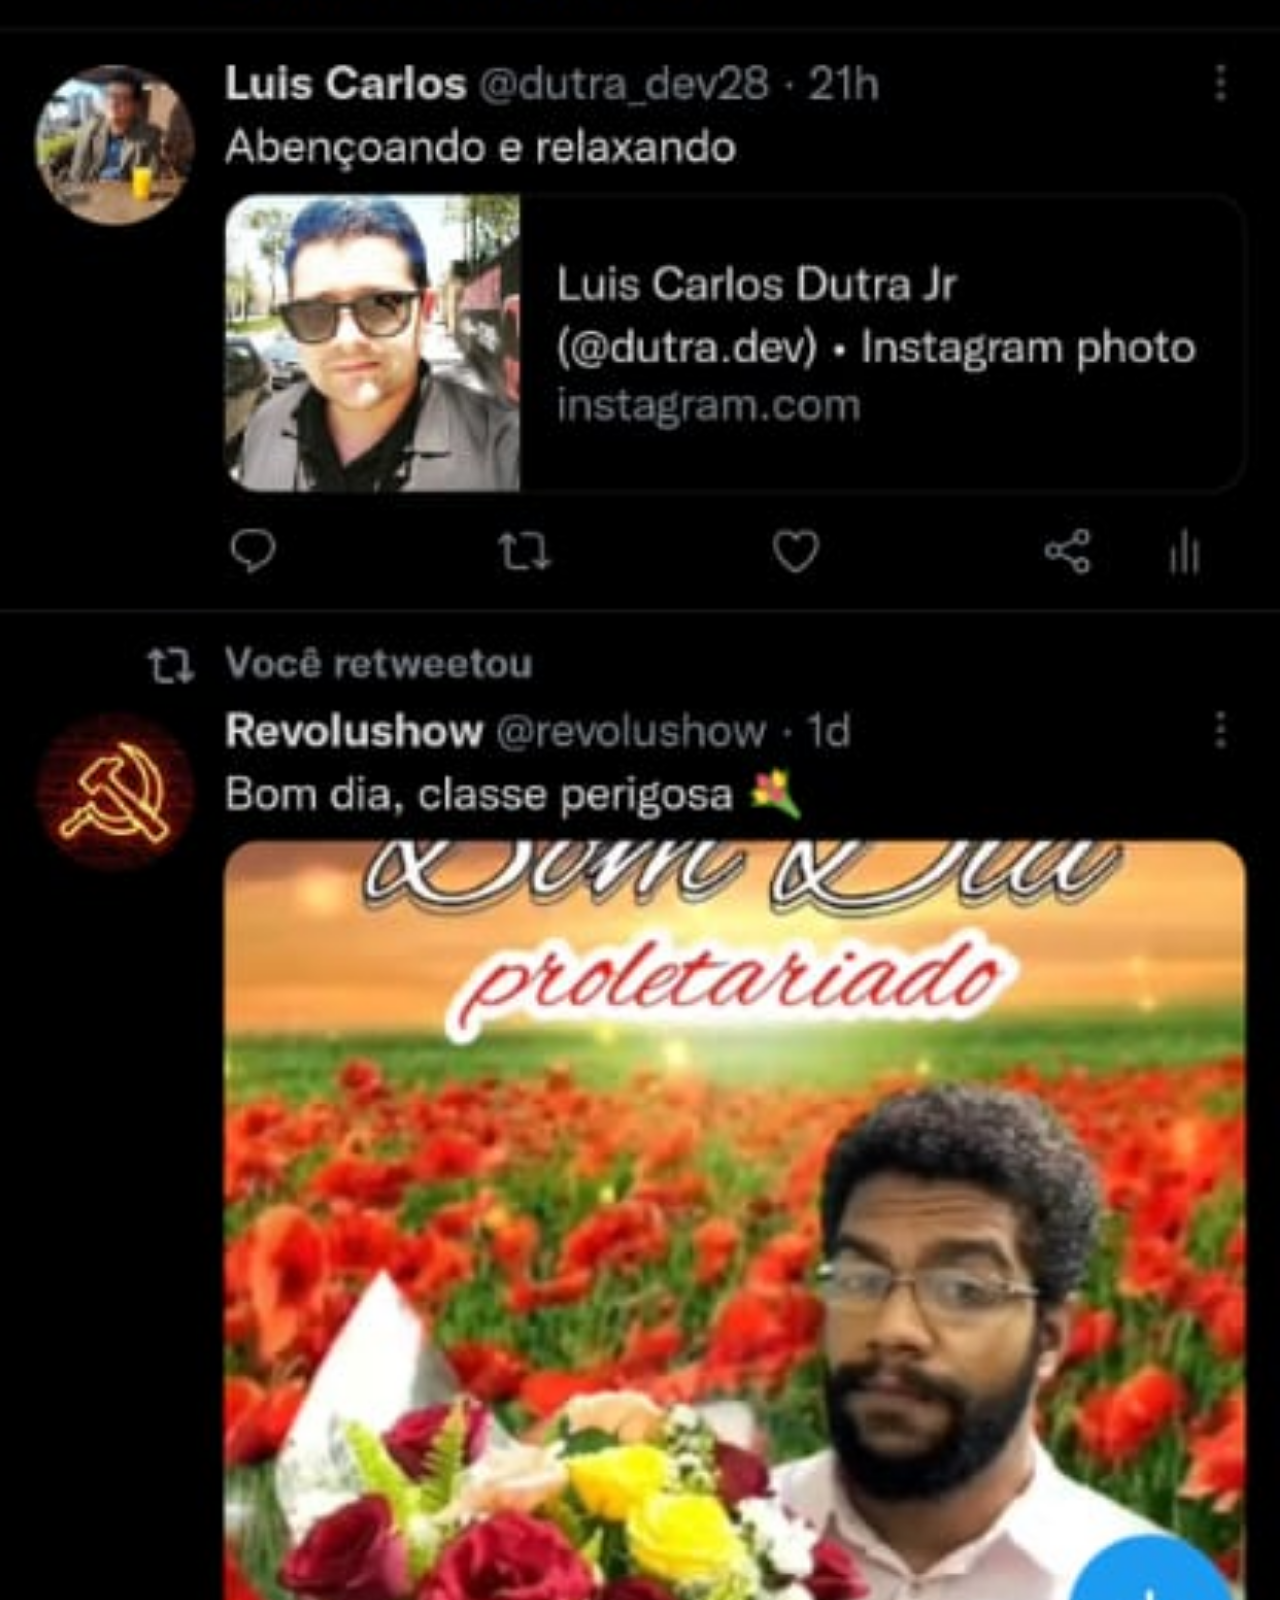
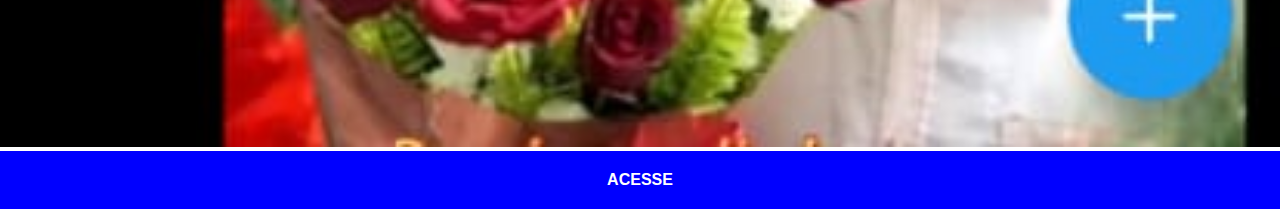
<file: twitter.html>
<!DOCTYPE html>
<html lang="pt-br">
<head>
    <meta charset="UTF-8">
    <meta http-equiv="X-UA-Compatible" content="IE=edge">
    <meta name="viewport" content="width=device-width, initial-scale=1.0">
    <title>Twitter</title>
    <link rel="stylesheet" href="estilos/social.css">
</head>
<body>
    <img src="imagens/Nova pasta/tela-twitter.jpg" alt="Twitter">
    <a href="https://twitter.com/dutra_dev28" target="_blank">ACESSE</a>
</body>
</html>
</file>
<file: estilos/style.css>
@charset "UTF-8";

* {
    margin: 0px;
    padding: 0px;
    font-family: Arial, Helvetica, sans-serif;
}

html, body {
    height: 100vh;
    width: 100vw;
    background-color: black;
}

body {
    background: url('../imagens/fundo-madeira.jpg')no-repeat top center;
    background-size: cover;
    background-attachment: fixed;
}

main {
    position: relative;
    height: 100vh;    
}

section#telefone {
    position: absolute;
    top: 50%;
    left: 50%;
    transform: translate(-50%, -50%);
    height: 627px;
    width: 311px;
    background: url('../imagens/frame-iphone.png')no-repeat;
}

iframe#tela {
    position: relative;
    top: 80px;
    left: 22px;
    width: 267px;
    height: 471px;

}

section#redes-sociais {
    text-align: right;
}

section#redes-sociais img {
    width: 50px;
    margin: 10px;
    border-radius: 50%;
    box-shadow: 2px 2px 5px rgba(0, 0, 0, 0.404);
    box-sizing: border-box;
}

section#redes-sociais img:hover {
    border: 2px solid rgba(255, 255, 255, 0.596);
    transform: translate(-3px, -3px);
    box-shadow: 5px 5px 10px rgba(0, 0, 0, 0.596);
    transition: transform 0.4s, border 0.2s;
}
</file>
<file: estilos/social.css>
@charset "UTF-8";

* {
    margin: 0px;
    padding: 0px;
    font-family: Arial, Helvetica, sans-serif;
 }
  
 ::-webkit-scrollbar {
    width: 0px;
    height: 0px;
 }

 img {
    width: 100vw;
  }

 a {
    display: block;
    background-color: blue;
    color: white;
    padding: 20px;
    text-align: center;
    font-weight: bolder;
    text-decoration: none;
 }

 a:hover {
    background-color: darkblue;
 }
</file>
